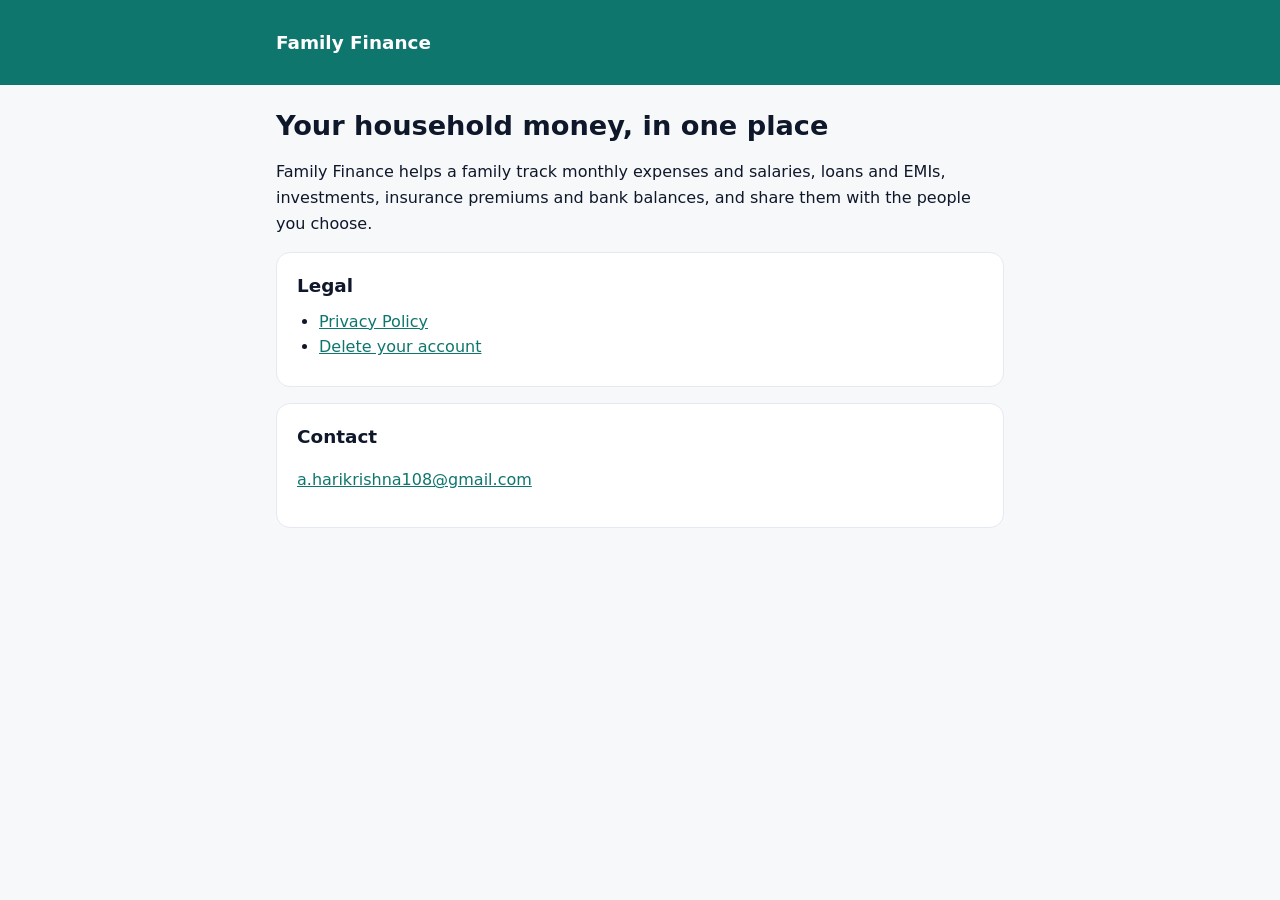
<file: index.html>
<!doctype html>
<html lang="en">
<head>
<meta charset="utf-8">
<meta name="viewport" content="width=device-width, initial-scale=1">
<title>Family Finance</title>
<meta name="description" content="Track household expenses, salaries, loans, investments, insurance and bank balances together.">
<link rel="stylesheet" href="style.css">
</head>
<body>
<header><div class="wrap"><a href="index.html">Family Finance</a></div></header>
<main>
<h1>Your household money, in one place</h1>
<p>Family Finance helps a family track monthly expenses and salaries, loans and EMIs, investments, insurance premiums and bank balances, and share them with the people you choose.</p>
<section>
<h2>Legal</h2>
<ul>
<li><a href="privacy.html">Privacy Policy</a></li>
<li><a href="delete-account.html">Delete your account</a></li>
</ul>
</section>
<section>
<h2>Contact</h2>
<p><a href="mailto:a.harikrishna108@gmail.com">a.harikrishna108@gmail.com</a></p>
</section>
</main>
</body>
</html>
</file>
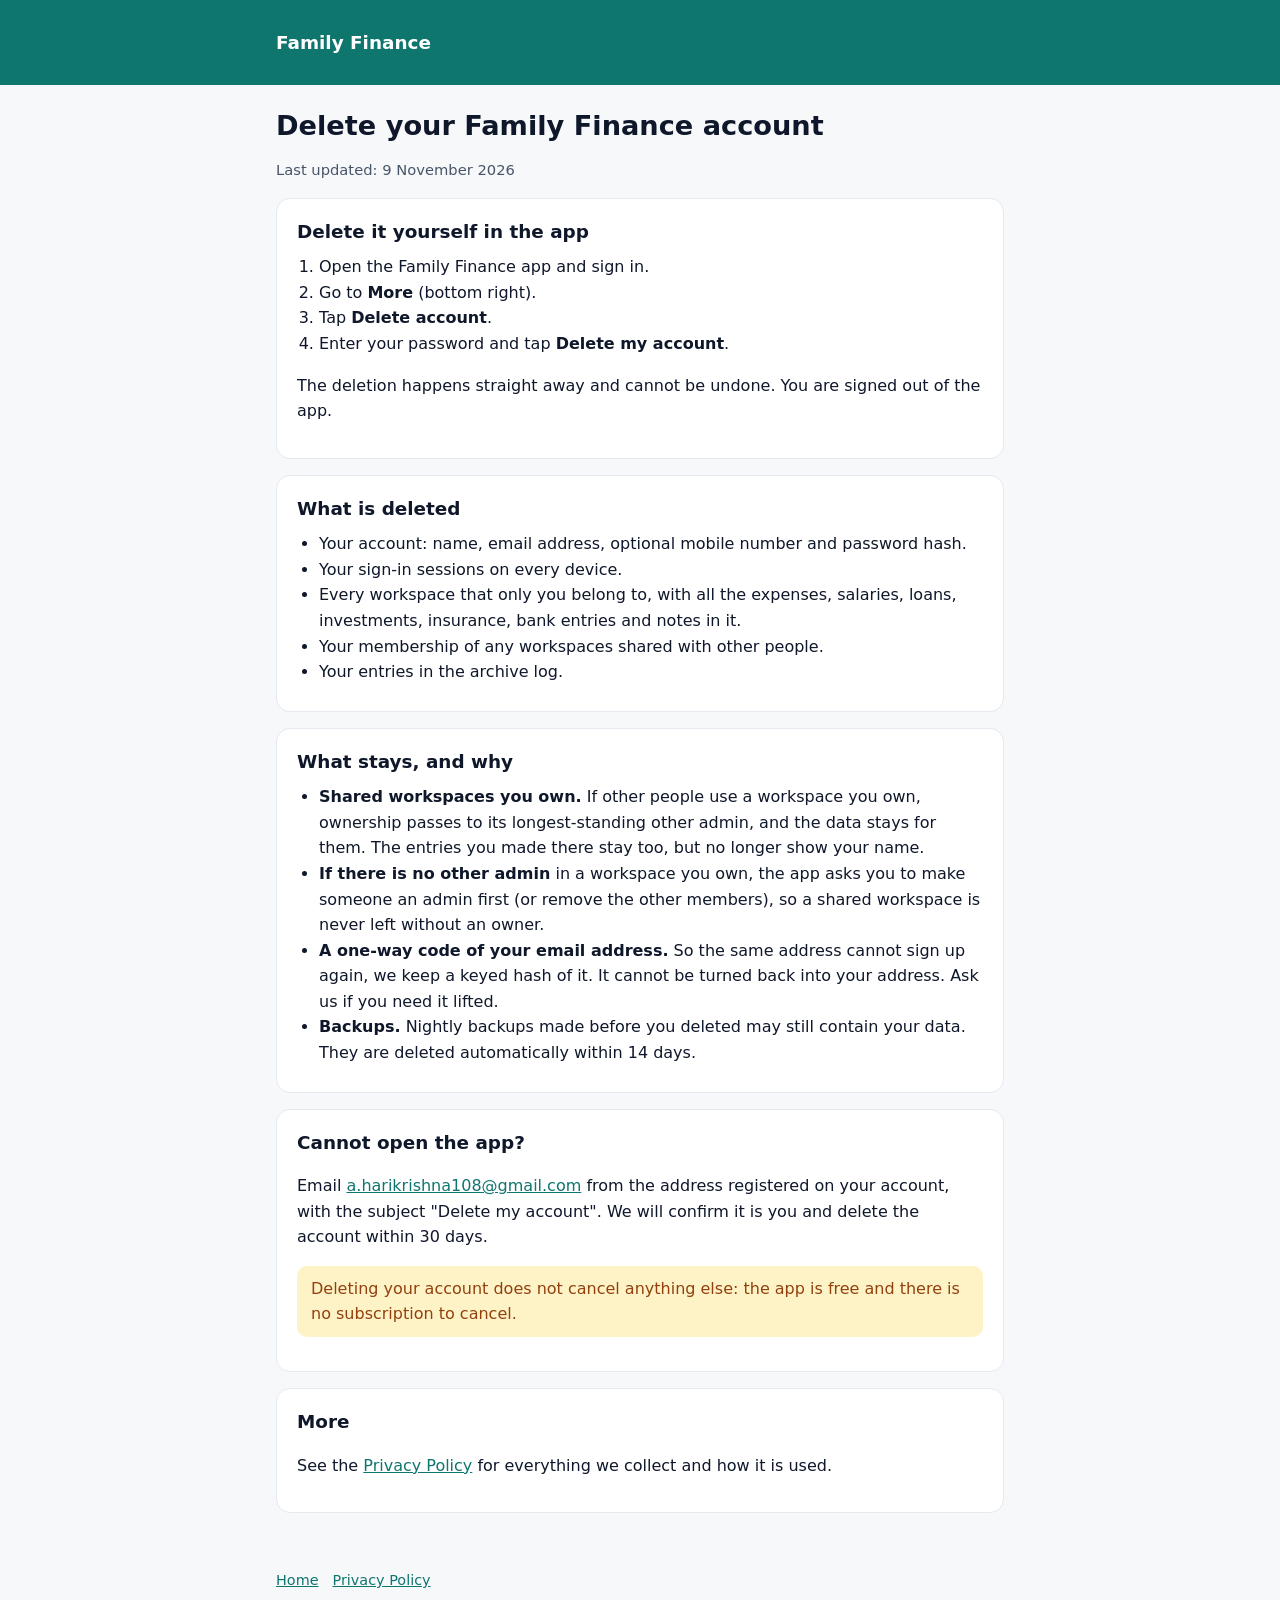
<file: delete-account.html>
<!doctype html>
<html lang="en">
<head>
<meta charset="utf-8">
<meta name="viewport" content="width=device-width, initial-scale=1">
<title>Delete your account - Family Finance</title>
<meta name="description" content="How to delete your Family Finance account and what happens to your data.">
<link rel="stylesheet" href="style.css">
</head>
<body>
<header><div class="wrap"><a href="index.html">Family Finance</a></div></header>
<main>
<h1>Delete your Family Finance account</h1>
<p class="dim">Last updated: 9 November 2026</p>

<section>
<h2>Delete it yourself in the app</h2>
<ol>
<li>Open the Family Finance app and sign in.</li>
<li>Go to <strong>More</strong> (bottom right).</li>
<li>Tap <strong>Delete account</strong>.</li>
<li>Enter your password and tap <strong>Delete my account</strong>.</li>
</ol>
<p>The deletion happens straight away and cannot be undone. You are signed out of the app.</p>
</section>

<section>
<h2>What is deleted</h2>
<ul>
<li>Your account: name, email address, optional mobile number and password hash.</li>
<li>Your sign-in sessions on every device.</li>
<li>Every workspace that only you belong to, with all the expenses, salaries, loans, investments, insurance, bank entries and notes in it.</li>
<li>Your membership of any workspaces shared with other people.</li>
<li>Your entries in the archive log.</li>
</ul>
</section>

<section>
<h2>What stays, and why</h2>
<ul>
<li><strong>Shared workspaces you own.</strong> If other people use a workspace you own, ownership passes to its longest-standing other admin, and the data stays for them. The entries you made there stay too, but no longer show your name.</li>
<li><strong>If there is no other admin</strong> in a workspace you own, the app asks you to make someone an admin first (or remove the other members), so a shared workspace is never left without an owner.</li>
<li><strong>A one-way code of your email address.</strong> So the same address cannot sign up again, we keep a keyed hash of it. It cannot be turned back into your address. Ask us if you need it lifted.</li>
<li><strong>Backups.</strong> Nightly backups made before you deleted may still contain your data. They are deleted automatically within 14 days.</li>
</ul>
</section>

<section>
<h2>Cannot open the app?</h2>
<p>Email <a href="mailto:a.harikrishna108@gmail.com">a.harikrishna108@gmail.com</a> from the address registered on your account, with the subject "Delete my account". We will confirm it is you and delete the account within 30 days.</p>
<p class="note">Deleting your account does not cancel anything else: the app is free and there is no subscription to cancel.</p>
</section>

<section>
<h2>More</h2>
<p>See the <a href="privacy.html">Privacy Policy</a> for everything we collect and how it is used.</p>
</section>
</main>
<footer><nav><a href="index.html">Home</a><a href="privacy.html">Privacy Policy</a></nav></footer>
</body>
</html>
</file>
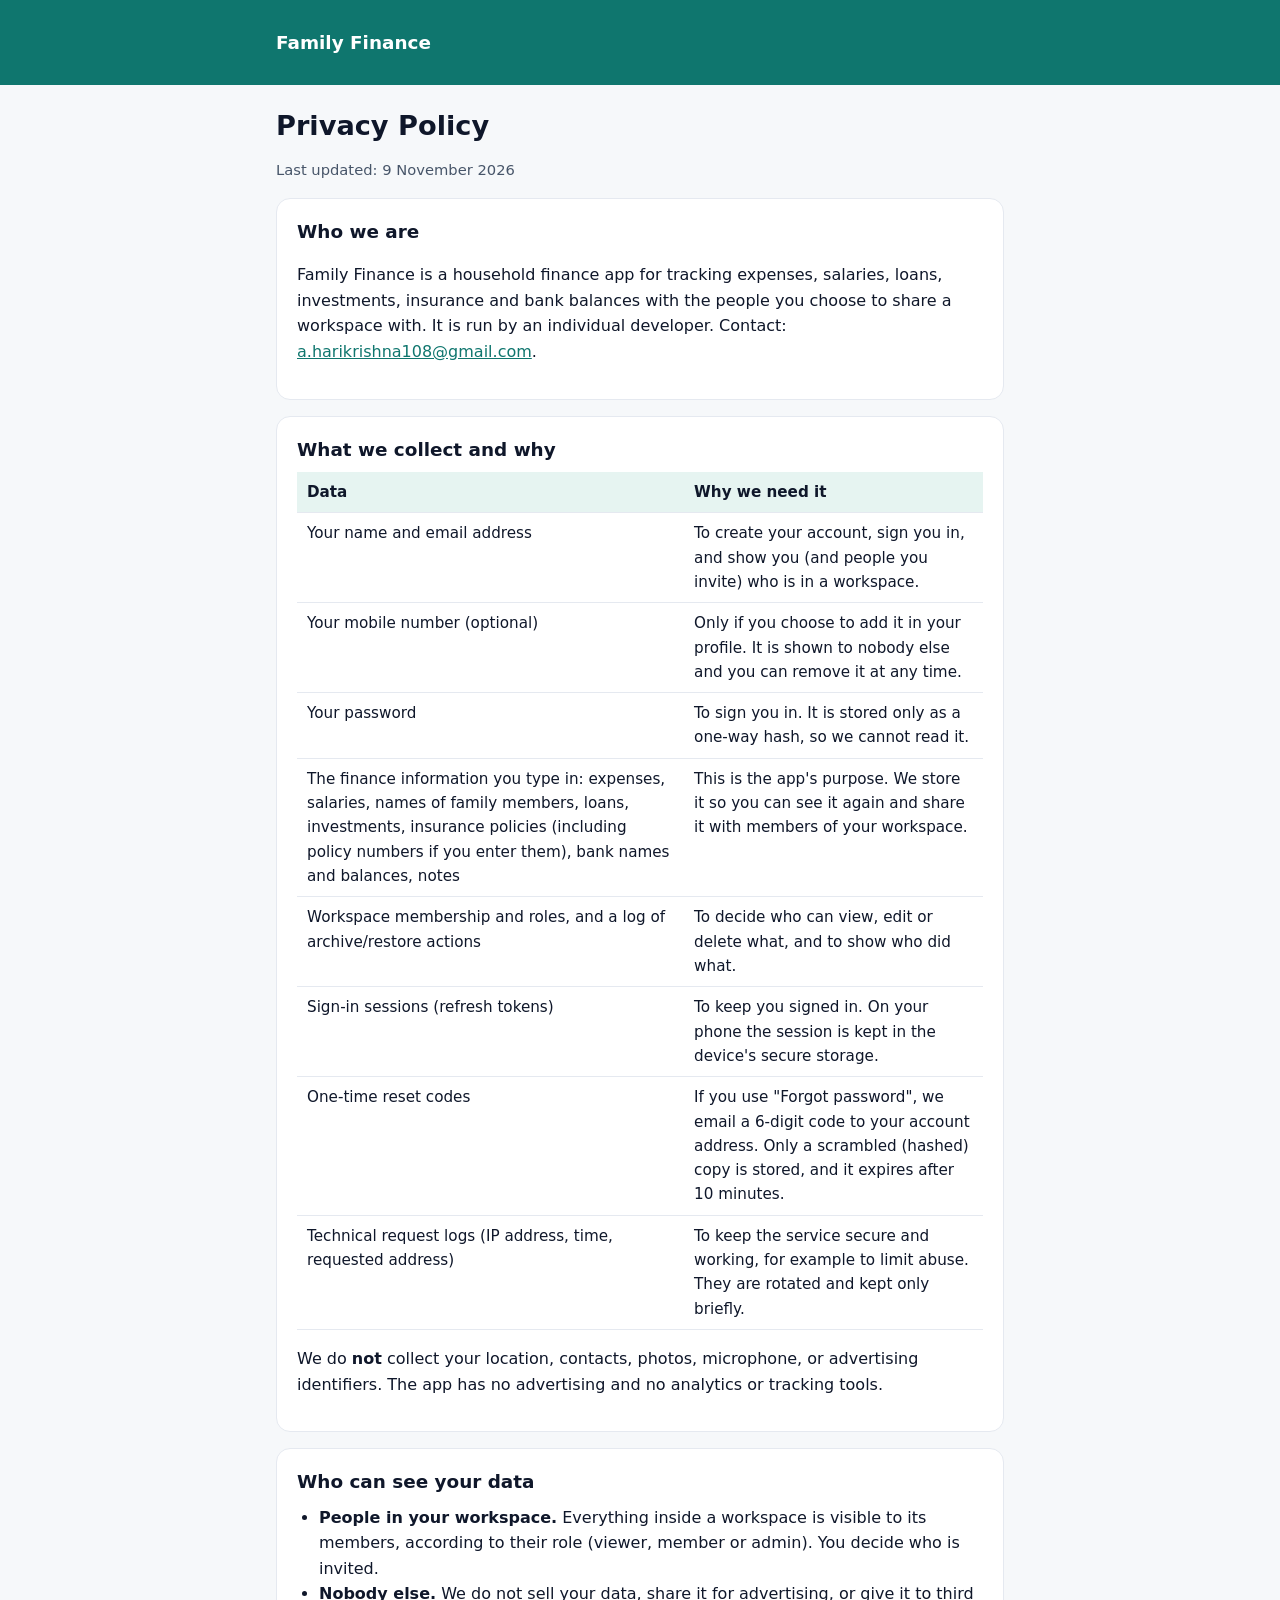
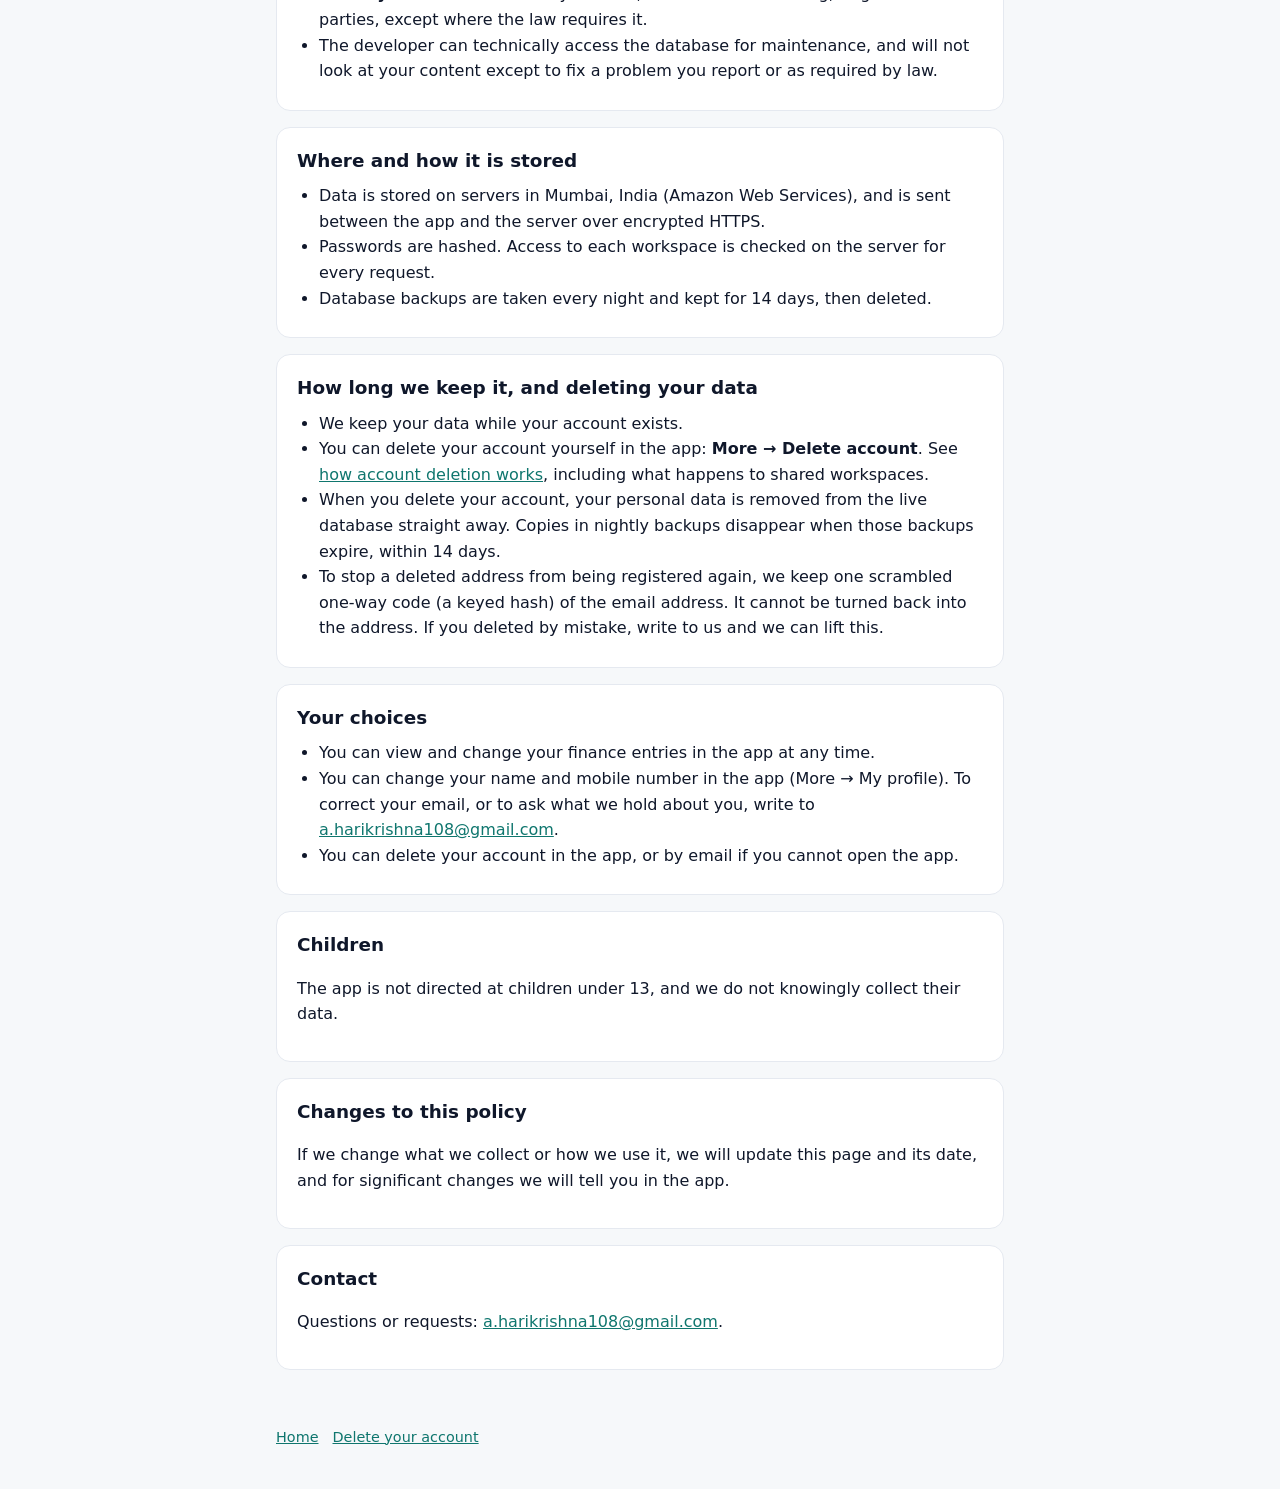
<file: privacy.html>
<!doctype html>
<html lang="en">
<head>
<meta charset="utf-8">
<meta name="viewport" content="width=device-width, initial-scale=1">
<title>Privacy Policy - Family Finance</title>
<meta name="description" content="How the Family Finance app collects, uses, stores and deletes your data.">
<link rel="stylesheet" href="style.css">
</head>
<body>
<header><div class="wrap"><a href="index.html">Family Finance</a></div></header>
<main>
<h1>Privacy Policy</h1>
<p class="dim">Last updated: 9 November 2026</p>

<section>
<h2>Who we are</h2>
<p>Family Finance is a household finance app for tracking expenses, salaries, loans, investments, insurance and bank balances with the people you choose to share a workspace with. It is run by an individual developer. Contact: <a href="mailto:a.harikrishna108@gmail.com">a.harikrishna108@gmail.com</a>.</p>
</section>

<section>
<h2>What we collect and why</h2>
<table>
<tr><th>Data</th><th>Why we need it</th></tr>
<tr><td>Your name and email address</td><td>To create your account, sign you in, and show you (and people you invite) who is in a workspace.</td></tr>
<tr><td>Your mobile number (optional)</td><td>Only if you choose to add it in your profile. It is shown to nobody else and you can remove it at any time.</td></tr>
<tr><td>Your password</td><td>To sign you in. It is stored only as a one-way hash, so we cannot read it.</td></tr>
<tr><td>The finance information you type in: expenses, salaries, names of family members, loans, investments, insurance policies (including policy numbers if you enter them), bank names and balances, notes</td><td>This is the app's purpose. We store it so you can see it again and share it with members of your workspace.</td></tr>
<tr><td>Workspace membership and roles, and a log of archive/restore actions</td><td>To decide who can view, edit or delete what, and to show who did what.</td></tr>
<tr><td>Sign-in sessions (refresh tokens)</td><td>To keep you signed in. On your phone the session is kept in the device's secure storage.</td></tr>
<tr><td>One-time reset codes</td><td>If you use "Forgot password", we email a 6-digit code to your account address. Only a scrambled (hashed) copy is stored, and it expires after 10 minutes.</td></tr>
<tr><td>Technical request logs (IP address, time, requested address)</td><td>To keep the service secure and working, for example to limit abuse. They are rotated and kept only briefly.</td></tr>
</table>
<p>We do <strong>not</strong> collect your location, contacts, photos, microphone, or advertising identifiers. The app has no advertising and no analytics or tracking tools.</p>
</section>

<section>
<h2>Who can see your data</h2>
<ul>
<li><strong>People in your workspace.</strong> Everything inside a workspace is visible to its members, according to their role (viewer, member or admin). You decide who is invited.</li>
<li><strong>Nobody else.</strong> We do not sell your data, share it for advertising, or give it to third parties, except where the law requires it.</li>
<li>The developer can technically access the database for maintenance, and will not look at your content except to fix a problem you report or as required by law.</li>
</ul>
</section>

<section>
<h2>Where and how it is stored</h2>
<ul>
<li>Data is stored on servers in Mumbai, India (Amazon Web Services), and is sent between the app and the server over encrypted HTTPS.</li>
<li>Passwords are hashed. Access to each workspace is checked on the server for every request.</li>
<li>Database backups are taken every night and kept for 14 days, then deleted.</li>
</ul>
</section>

<section>
<h2>How long we keep it, and deleting your data</h2>
<ul>
<li>We keep your data while your account exists.</li>
<li>You can delete your account yourself in the app: <strong>More &rarr; Delete account</strong>. See <a href="delete-account.html">how account deletion works</a>, including what happens to shared workspaces.</li>
<li>When you delete your account, your personal data is removed from the live database straight away. Copies in nightly backups disappear when those backups expire, within 14 days.</li>
<li>To stop a deleted address from being registered again, we keep one scrambled one-way code (a keyed hash) of the email address. It cannot be turned back into the address. If you deleted by mistake, write to us and we can lift this.</li>
</ul>
</section>

<section>
<h2>Your choices</h2>
<ul>
<li>You can view and change your finance entries in the app at any time.</li>
<li>You can change your name and mobile number in the app (More → My profile). To correct your email, or to ask what we hold about you, write to <a href="mailto:a.harikrishna108@gmail.com">a.harikrishna108@gmail.com</a>.</li>
<li>You can delete your account in the app, or by email if you cannot open the app.</li>
</ul>
</section>

<section>
<h2>Children</h2>
<p>The app is not directed at children under 13, and we do not knowingly collect their data.</p>
</section>

<section>
<h2>Changes to this policy</h2>
<p>If we change what we collect or how we use it, we will update this page and its date, and for significant changes we will tell you in the app.</p>
</section>

<section>
<h2>Contact</h2>
<p>Questions or requests: <a href="mailto:a.harikrishna108@gmail.com">a.harikrishna108@gmail.com</a>.</p>
</section>
</main>
<footer><nav><a href="index.html">Home</a><a href="delete-account.html">Delete your account</a></nav></footer>
</body>
</html>
</file>
<file: style.css>
:root { --bg:#f6f8fa; --card:#fff; --text:#0f172a; --dim:#475569; --line:#e5e9f0; --brand:#0f766e; --brand-soft:#e6f4f1; --warn-bg:#fef3c7; --warn:#92400e; }
@media (prefers-color-scheme: dark) { :root { --bg:#0b1220; --card:#121a2b; --text:#e8eef8; --dim:#9fb0c8; --line:#223048; --brand:#2dd4bf; --brand-soft:#0f2a2a; --warn-bg:#3a2a08; --warn:#fcd34d; } }
* { box-sizing: border-box; }
body { margin:0; background:var(--bg); color:var(--text); font:16px/1.6 system-ui,-apple-system,"Segoe UI",Roboto,sans-serif; }
header { background:var(--brand); color:#fff; padding:28px 16px; }
header .wrap, main, footer { max-width:760px; margin:0 auto; padding:0 16px; }
header a { color:#fff; text-decoration:none; font-weight:700; font-size:1.15rem; }
main { padding-top:24px; padding-bottom:40px; }
section { background:var(--card); border:1px solid var(--line); border-radius:14px; padding:18px 20px; margin:16px 0; }
h1 { font-size:1.7rem; line-height:1.25; margin:0 0 4px; }
h2 { font-size:1.15rem; margin:0 0 8px; }
p, li { color:var(--text); }
.dim { color:var(--dim); font-size:.92rem; }
ul, ol { padding-left:22px; margin:8px 0; }
a { color:var(--brand); }
table { border-collapse:collapse; width:100%; font-size:.95rem; }
th, td { text-align:left; padding:8px 10px; border-bottom:1px solid var(--line); vertical-align:top; }
th { background:var(--brand-soft); }
.note { background:var(--warn-bg); color:var(--warn); border-radius:10px; padding:10px 14px; }
nav a { margin-right:14px; }
footer { padding-bottom:40px; color:var(--dim); font-size:.9rem; }
</file>
